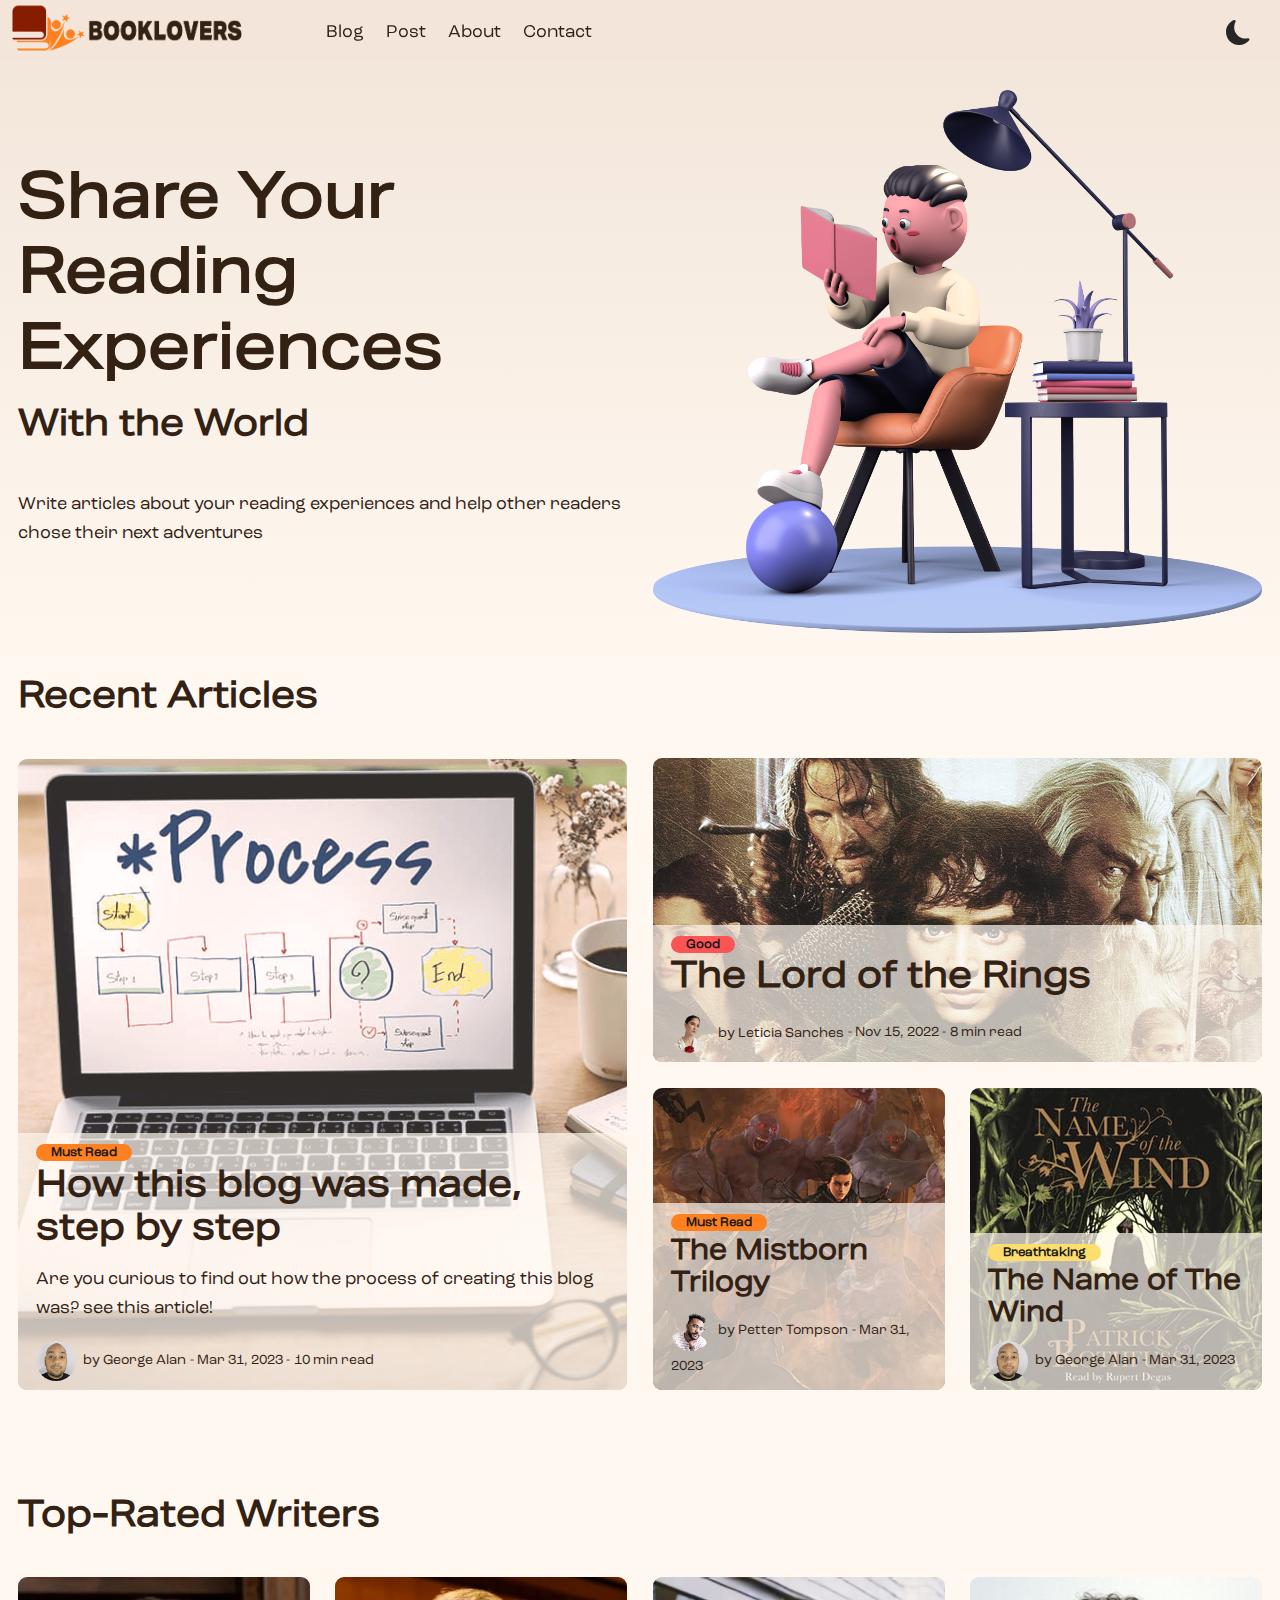
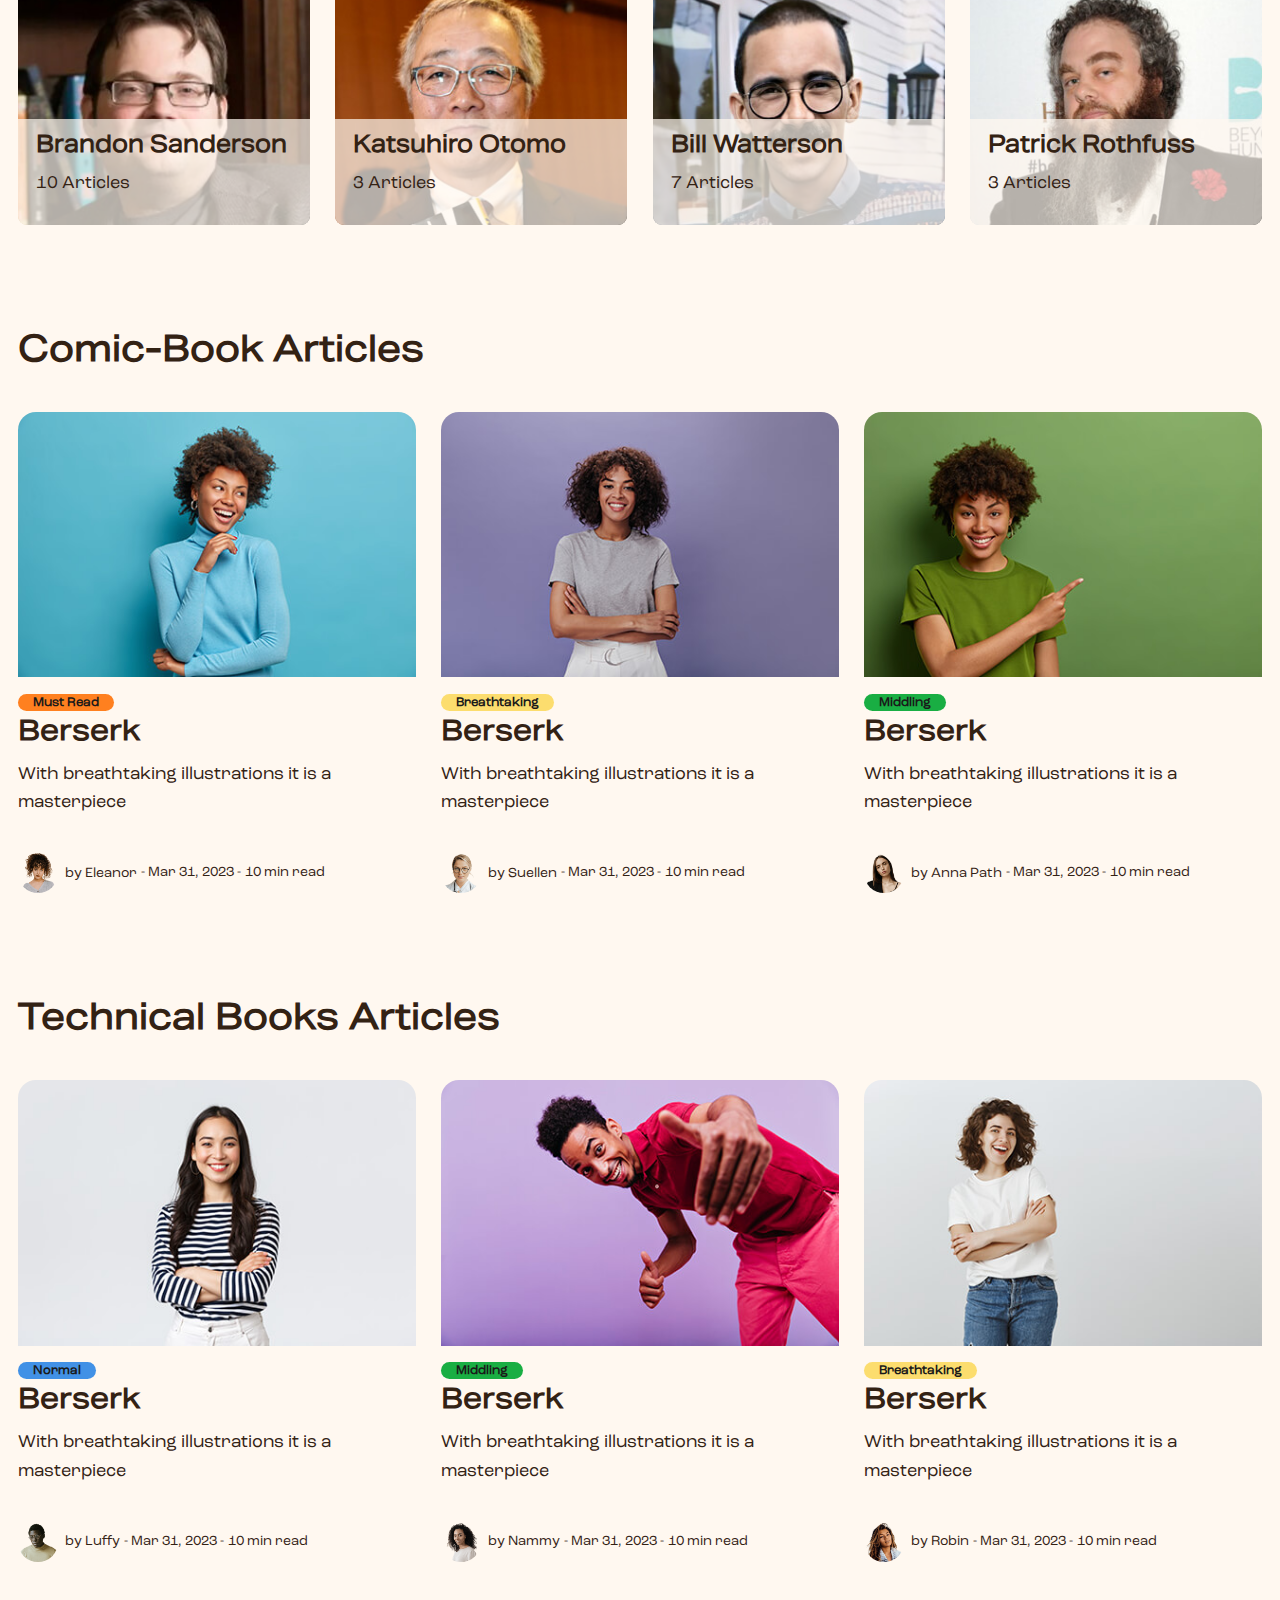
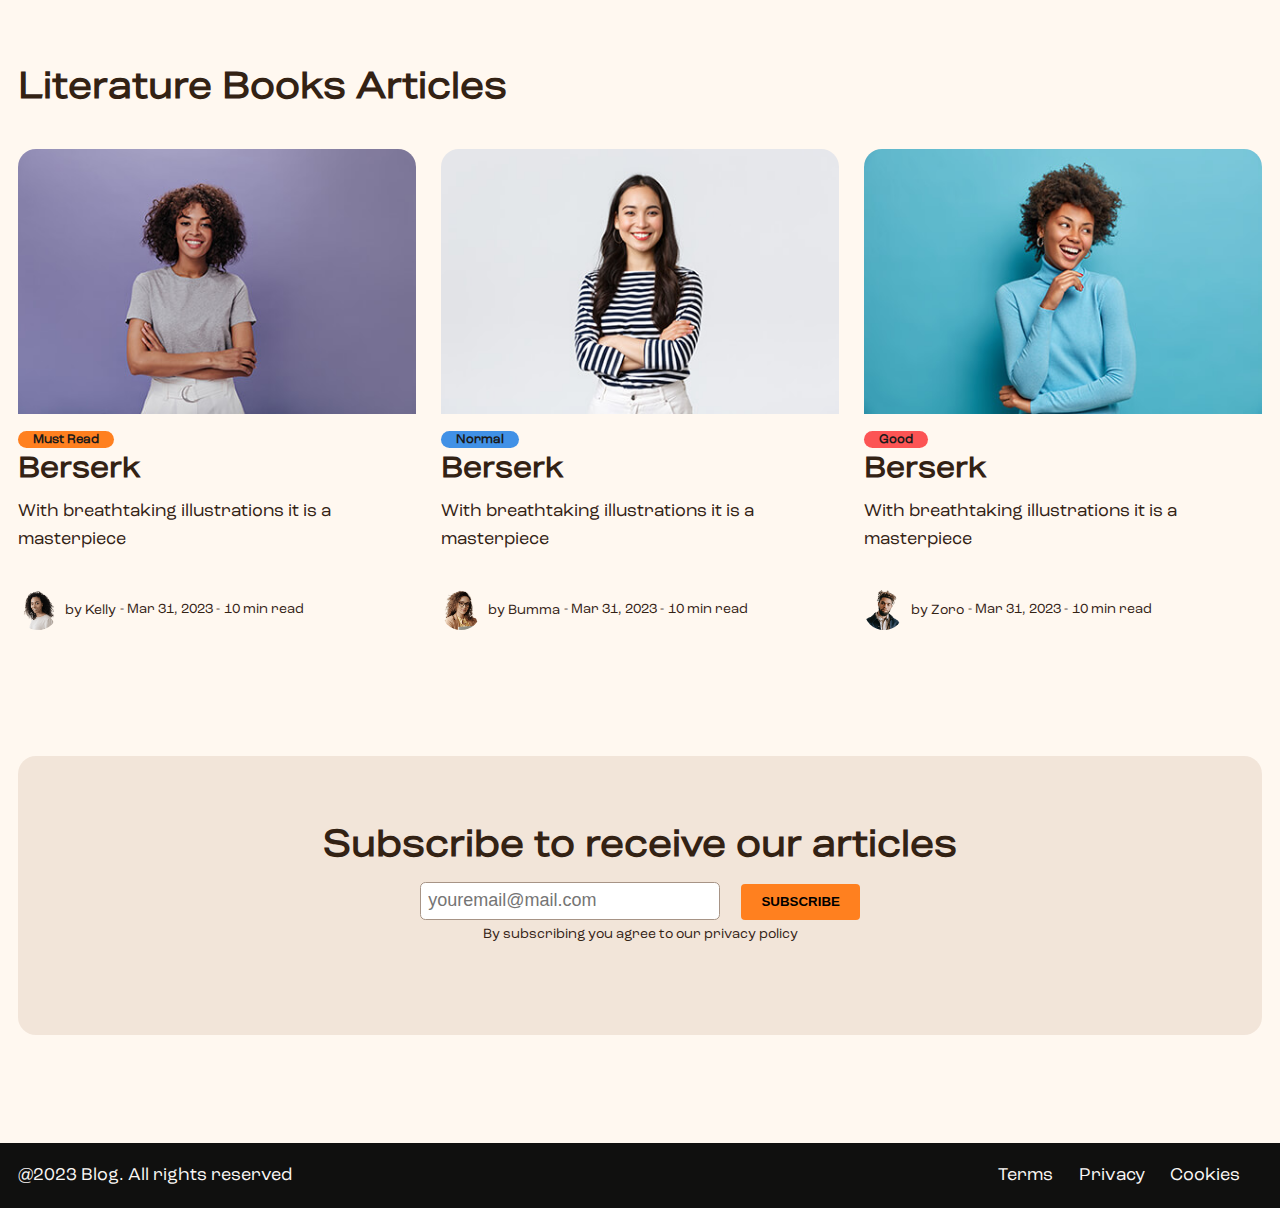
<file: index.html>
<!DOCTYPE html>
<html lang="en">
<head>
    <meta charset="UTF-8">
    <meta http-equiv="X-UA-Compatible" content="IE=edge">
    <meta name="viewport" content="width=device-width, initial-scale=1.0">
    <title>Booklovers Blog</title>
    <link rel="stylesheet" href="styles/main.css">
</head>
<body>    
    <header id="navigation">
        <nav id="navbar" class="content-nav grid">
            <a class="col-lg-span-3 col-md-span-3 col-sm-span-3" href="index.html">
                <picture>
                    <source id="logo-complete" class="logo" srcset="assets/images/logo-complete-black.png" alt="logo booklovers" media="(min-width: 675px)" />
                    <img class="logo" src="assets/images/logo-icon.png" alt="logo booklovers">
                </picture>
            </a>
            <ul class="nav-page-links col-lg-span-8 col-md-span-4">
                <li><a href="index.html">Blog</a></li>
                <li><a href="post.html">Post</a></li>
                <li><a href="#">About</a></li>
                <li><a href="#">Contact</a></li>
            </ul>
            <img id="toggle-theme" class="col-lg-span-1 col-md-span-1" src="assets/icons/moon-fill.svg">
            <img id="toggle-menu" class="col-sm-span-1" src="assets/icons/hamburger.svg">
        </nav>
    </header>

    <!-- ================== MENU MOBILE ================== -->
    <nav class="menu-mobile">
        <a class="link-menu-mobile" href="index.html">Blog</a>
        <a class="link-menu-mobile" href="post.html">Post</a>
        <a class="link-menu-mobile" href="#">About</a>
        <a class="link-menu-mobile" href="#">Contact</a>
        <img id="toggle-theme-mobile" src="assets/icons/moon-fill.svg">
    </nav>
    
    <section id="hero" class="content-hero">
        <div class="grid">
            <div class="text-box col-lg-span-6 col-md-span-4 col-sm-span-4">
                <h1 class="big-title">Share Your Reading Experiences</h1>
                <h2>With the World</h2>
                <p><br>Write articles about your reading experiences and help other readers chose their next adventures</p>
            </div>
            
            <picture class="col-lg-span-6 col-md-span-4 col-sm-span-4">
                <img class="character" src="assets/images/character-reading-book.png" alt="3d character reading a book sitting on a chair with a lamp on the side">
            </picture>
        </div>
    </section>

    <main class="main-content">
        <section id="recent" class="grid">
            <h2 class="col-lg-span-12 col-md-span-8 col-sm-span-4">Recent Articles</h2>

            <div class="recent-lg col-lg-span-6 col-md-span-8 col-sm-span-4">
                <img class="recent-img" src="assets/images/post-covers/cover-recent-first.png" alt="Notebook with a illustration in the screen, about web design process">
                <div class="text-recent-container">
                    <span class="badge badge-must-read">Must Read</span>
                    <a href="post.html"><h2>How this blog was made, step by step</h2></a>
                    <p>Are you curious to find out how the process of creating this blog was? see this article!</p>
                    <ul class="writer-info">
                        <li><img src="assets/images/avatars/Avatar-17.png" class="avatar" alt="avatar"><span>by George Alan</span></li>
                        <li>- Mar 31, 2023 -</li>
                        <li>10 min read</li>
                    </ul>
                </div>
            </div>
            
            <div class="recent-md col-lg-span-6 col-md-span-8 col-sm-span-4">
                <img class="recent-img" src="assets/images/post-covers/lord-of-the-rings.jpg" alt="The lord of the rings poster image">
                <div class="text-recent-container">
                    <span class="badge badge-good">Good</span>
                    <a href="post.html"><h2>The Lord of the Rings</h2></a>
                    <ul class="writer-info">
                        <li><img src="assets/images/avatars/Avatar-01.png" class="avatar" alt="avatar"><span>by Leticia Sanches</span></li>
                        <li>- Nov 15, 2022 -</li>
                        <li>8 min read</li>
                    </ul>
                </div>
            </div>

            <div class="recent-sm col-lg-span-3 col-md-span-4 col-sm-span-4">
                <img class="recent-img" src="assets/images/post-covers/mistborn.jpg" alt="The mistborn image poster, conceptual art drawing illustration of the main character of the series Vin">
                <div class="text-recent-container">
                    <span class="badge badge-must-read">Must Read</span>
                    <a href="post.html"><h2>The Mistborn Trilogy</h2></a>
                    <ul class="writer-info">
                        <li><img src="assets/images/avatars/Avatar-07.png" class="avatar" alt="avatar"><span>by Petter Tompson</span></li>
                        <li>- Mar 31, 2023</li>
                    </ul>
                </div>
            </div>

            <div class="recent-sm col-lg-span-3 col-md-span-4 col-sm-span-4">
                <img class="recent-img" src="assets/images/post-covers/the-name-of-the-wind.jpg" alt="Book cover of the name of the wind by Patrick Rothfuss">
                <div class="text-recent-container">
                    <span class="badge badge-breathtaking">Breathtaking</span>
                    <a href="post.html"><h2>The Name of The Wind</h2></a>
                    <ul class="writer-info">
                        <li><img src="assets/images/avatars/Avatar-17.png" class="avatar" alt="avatar"><span>by George Alan</span></li>
                        <li>- Mar 31, 2023</li>
                    </ul>
                </div>
            </div>    
        </section>

        <section id="top-writers" class="grid">
            <h2 class="col-lg-span-12 col-md-span-8 col-sm-span-4">Top-Rated Writers</h2>

            <div class="top-writers-sm col-lg-span-3 col-md-span-4 col-sm-span-4">
                <img class="top-writers-img" src="assets/images/brandon-sanderson.jpg" alt="Brandon Sanderson photo">
                <div class="text-top-writers">
                    <a href="post.html"><h3>Brandon Sanderson</h3></a>
                    <p>10 Articles</p>
                </div>
            </div>

            <div class="top-writers-sm col-lg-span-3 col-md-span-4 col-sm-span-4">
                <img class="top-writers-img" src="assets/images/katsuhiro-otomo.jpg" alt="Katsuhiro Otomo photo">
                <div class="text-top-writers">
                    <a href="post.html"><h3>Katsuhiro Otomo</h3></a>
                    <p>3 Articles</p>
                </div>
            </div>

            <div class="top-writers-sm col-lg-span-3 col-md-span-4 col-sm-span-4">
                <img class="top-writers-img" src="assets/images/bill-watterson.jpg" alt="Bill Watterson photo">
                <div class="text-top-writers">
                    <a href="post.html"><h3>Bill Watterson</h3></a>
                    <p>7 Articles</p>
                </div>
            </div>

            <div class="top-writers-sm col-lg-span-3 col-md-span-4 col-sm-span-4">
                <img class="top-writers-img" src="assets/images/patrick-rothfuss.jpg" alt="Patrick Rothfuss photo">
                <div class="text-top-writers">
                    <a href="post.html"><h3>Patrick Rothfuss</h3></a>
                    <p>3 Articles</p>
                </div>
            </div>
        </section>

        <section id="comic-book" class="grid">
            <h2 class="col-lg-span-12 col-md-span-8 col-sm-span-4">Comic-Book Articles</h2>
            <div class="box-type-03 col-lg-span-4 col-md-span-8 col-sm-span-4">
                <img class="cover" src="assets/images/post-covers/post-img-02.jpg" alt="Post cover">
                <div class="card-block">
                    <span class="badge badge-must-read">Must Read</span>
                    <a href="post.html"><h3>Berserk</h3></a>
                    <p>With breathtaking illustrations it is a masterpiece</p>
                    <ul class="writer-info">
                        <li><img src="assets/images/avatars/Avatar-15.png" class="avatar" alt="avatar"><span>by Eleanor</span></li>
                        <li>- Mar 31, 2023 -</li>
                        <li>10 min read</li>
                    </ul>
                </div>
            </div>

            <div class="box-type-03 col-lg-span-4 col-md-span-4 col-sm-span-4">
                <img class="cover" src="assets/images/post-covers/post-img-03.jpg" alt="Post cover">
                <div class="card-block">
                    <span class="badge badge-breathtaking">Breathtaking</span>
                    <a href="post.html"><h3>Berserk</h3></a>
                    <p>With breathtaking illustrations it is a masterpiece</p>
                    <ul class="writer-info">
                        <li><img src="assets/images/avatars/Avatar-12.png" class="avatar" alt="avatar"><span>by Suellen</span></li>
                        <li>- Mar 31, 2023 -</li>
                        <li>10 min read</li>
                    </ul>
                </div>
            </div>

            <div class="box-type-03 col-lg-span-4 col-md-span-4 col-sm-span-4">
                <img class="cover" src="assets/images/post-covers/post-img-04.jpg" alt="Post cover">
                <div class="card-block">
                    <span class="badge badge-middling">Middling</span>
                    <a href="post.html"><h3>Berserk</h3></a>
                    <p>With breathtaking illustrations it is a masterpiece</p>
                    <ul class="writer-info">
                        <li><img src="assets/images/avatars/Avatar-06.png" class="avatar" alt="avatar"><span>by Anna Path</span></li>
                        <li>- Mar 31, 2023 -</li>
                        <li>10 min read</li>
                    </ul>
                </div>
            </div>
        </section>

        <section id="technical" class="grid">
            <h2 class="col-lg-span-12 col-md-span-8 col-sm-span-4">Technical Books Articles</h2>
            <div class="box-type-03 col-lg-span-4 col-md-span-8 col-sm-span-4">
                <img class="cover" src="assets/images/post-covers/post-img-07.jpg" alt="Post cover">
                <div class="card-block">
                    <span class="badge badge-normal">Normal</span>
                    <a href="post.html"><h3>Berserk</h3></a>
                    <p>With breathtaking illustrations it is a masterpiece</p>
                    <ul class="writer-info">
                        <li><img src="assets/images/avatars/Avatar-02.png" class="avatar" alt="avatar"><span>by Luffy</span></li>
                        <li>- Mar 31, 2023 -</li>
                        <li>10 min read</li>
                    </ul>
                </div>
            </div>

            <div class="box-type-03 col-lg-span-4 col-md-span-4 col-sm-span-4">
                <img class="cover" src="assets/images/post-covers/post-img-05.jpg" alt="Post cover">
                <div class="card-block">
                    <span class="badge badge-middling">Middling</span>
                    <a href="post.html"><h3>Berserk</h3></a>
                    <p>With breathtaking illustrations it is a masterpiece</p>
                    <ul class="writer-info">
                        <li><img src="assets/images/avatars/Avatar-03.png" class="avatar" alt="avatar"><span>by Nammy</span></li>
                        <li>- Mar 31, 2023 -</li>
                        <li>10 min read</li>
                    </ul>
                </div>
            </div>

            <div class="box-type-03 col-lg-span-4 col-md-span-4 col-sm-span-4">
                <img class="cover" src="assets/images/post-covers/post-img-06.jpg" alt="Post cover">
                <div class="card-block">
                    <span class="badge badge-breathtaking">Breathtaking</span>
                    <a href="post.html"><h3>Berserk</h3></a>
                    <p>With breathtaking illustrations it is a masterpiece</p>
                    <ul class="writer-info">
                        <li><img src="assets/images/avatars/Avatar-04.png" class="avatar" alt="avatar"><span>by Robin</span></li>
                        <li>- Mar 31, 2023 -</li>
                        <li>10 min read</li>
                    </ul>
                </div>
            </div>
        </section>

        <section id="literature" class="grid">
            <h2 class="col-lg-span-12 col-md-span-8 col-sm-span-4">Literature Books Articles</h2>
            <div class="box-type-03 col-lg-span-4 col-md-span-8 col-sm-span-4">
                <img class="cover" src="assets/images/post-covers/post-img-03.jpg" alt="Post cover">
                <div class="card-block">
                    <span class="badge badge-must-read">Must Read</span>
                    <a href="post.html"><h3>Berserk</h3></a>
                    <p>With breathtaking illustrations it is a masterpiece</p>
                    <ul class="writer-info">
                        <li><img src="assets/images/avatars/Avatar-03.png" class="avatar" alt="avatar"><span>by Kelly</span></li>
                        <li>- Mar 31, 2023 -</li>
                        <li>10 min read</li>
                    </ul>
                </div>
            </div>

            <div class="box-type-03 col-lg-span-4 col-md-span-4 col-sm-span-4">
                <img class="cover" src="assets/images/post-covers/post-img-07.jpg" alt="Post cover">
                <div class="card-block">
                    <span class="badge badge-normal">Normal</span>
                    <a href="post.html"><h3>Berserk</h3></a>
                    <p>With breathtaking illustrations it is a masterpiece</p>
                    <ul class="writer-info">
                        <li><img src="assets/images/avatars/Avatar-08.png" class="avatar" alt="avatar"><span>by Bumma</span></li>
                        <li>- Mar 31, 2023 -</li>
                        <li>10 min read</li>
                    </ul>
                </div>
            </div>

            <div class="box-type-03 col-lg-span-4 col-md-span-4 col-sm-span-4">
                <img class="cover" src="assets/images/post-covers/post-img-02.jpg" alt="Post cover">
                <div class="card-block">
                    <span class="badge badge-good">Good</span>
                    <a href="post.html"><h3>Berserk</h3></a>
                    <p>With breathtaking illustrations it is a masterpiece</p>
                    <ul class="writer-info">
                        <li><img src="assets/images/avatars/Avatar-10.png" class="avatar" alt="avatar"><span>by Zoro</span></li>
                        <li>- Mar 31, 2023 -</li>
                        <li>10 min read</li>
                    </ul>
                </div>
            </div>
        </section>

        <section id="subscribe" class="grid">
            <div class="box-subscribe col-lg-span-12 col-md-span-8 col-sm-span-4">
                <div class="subscribe-text-box">
                    <h2>Subscribe to receive our articles</h2>
                    <form>
                        <input type="email" name="email" id="email" placeholder="youremail@mail.com">
                        <input type="button" value="Subscribe" />
                    </form>
                    <p class="small-p">By subscribing you agree to our privacy policy</p>
                </div>
            </div>
        </section>
    </main>

    <nav class="fix-js-error">
        <a href="https://github.com/georgealan" target="_blank"><img id="github-icon" src="assets/icons/github.svg" alt="Github logo icon"></a>
        <a href="https://www.linkedin.com/in/george-alan-fullstack-developer/" target="_blank"><img id="linkedin-icon" src="assets/icons/linkedin.svg" alt="Linkedin logo icon"></a>
        <a href="#"><img id="facebook-icon" src="assets/icons/facebook.svg" alt="Facebook logo icon"></a>
        <a href="#"><img id="twitter-icon" src="assets/icons/twitter.svg" alt="Twitter logo icon"></a>
    </nav>

    <footer id="footer">
        <div class="copyright grid">
            <div class="content-copyright col-lg-span-12">
                <span>@2023 Blog. All rights reserved</span>
                <nav>
                    <a href="#">Terms</a>
                    <a href="#">Privacy</a>
                    <a href="#">Cookies</a>
                </nav>
            </div>
        </div>
    </footer>

    <button id="btn-scroll-top"><img src="assets/icons/arrow-up.svg"></button>

    <script src="scripts/menu-mobile.js"></script>
    <script src="scripts/dark-theme.js"></script>
</body>
</html>
</file>
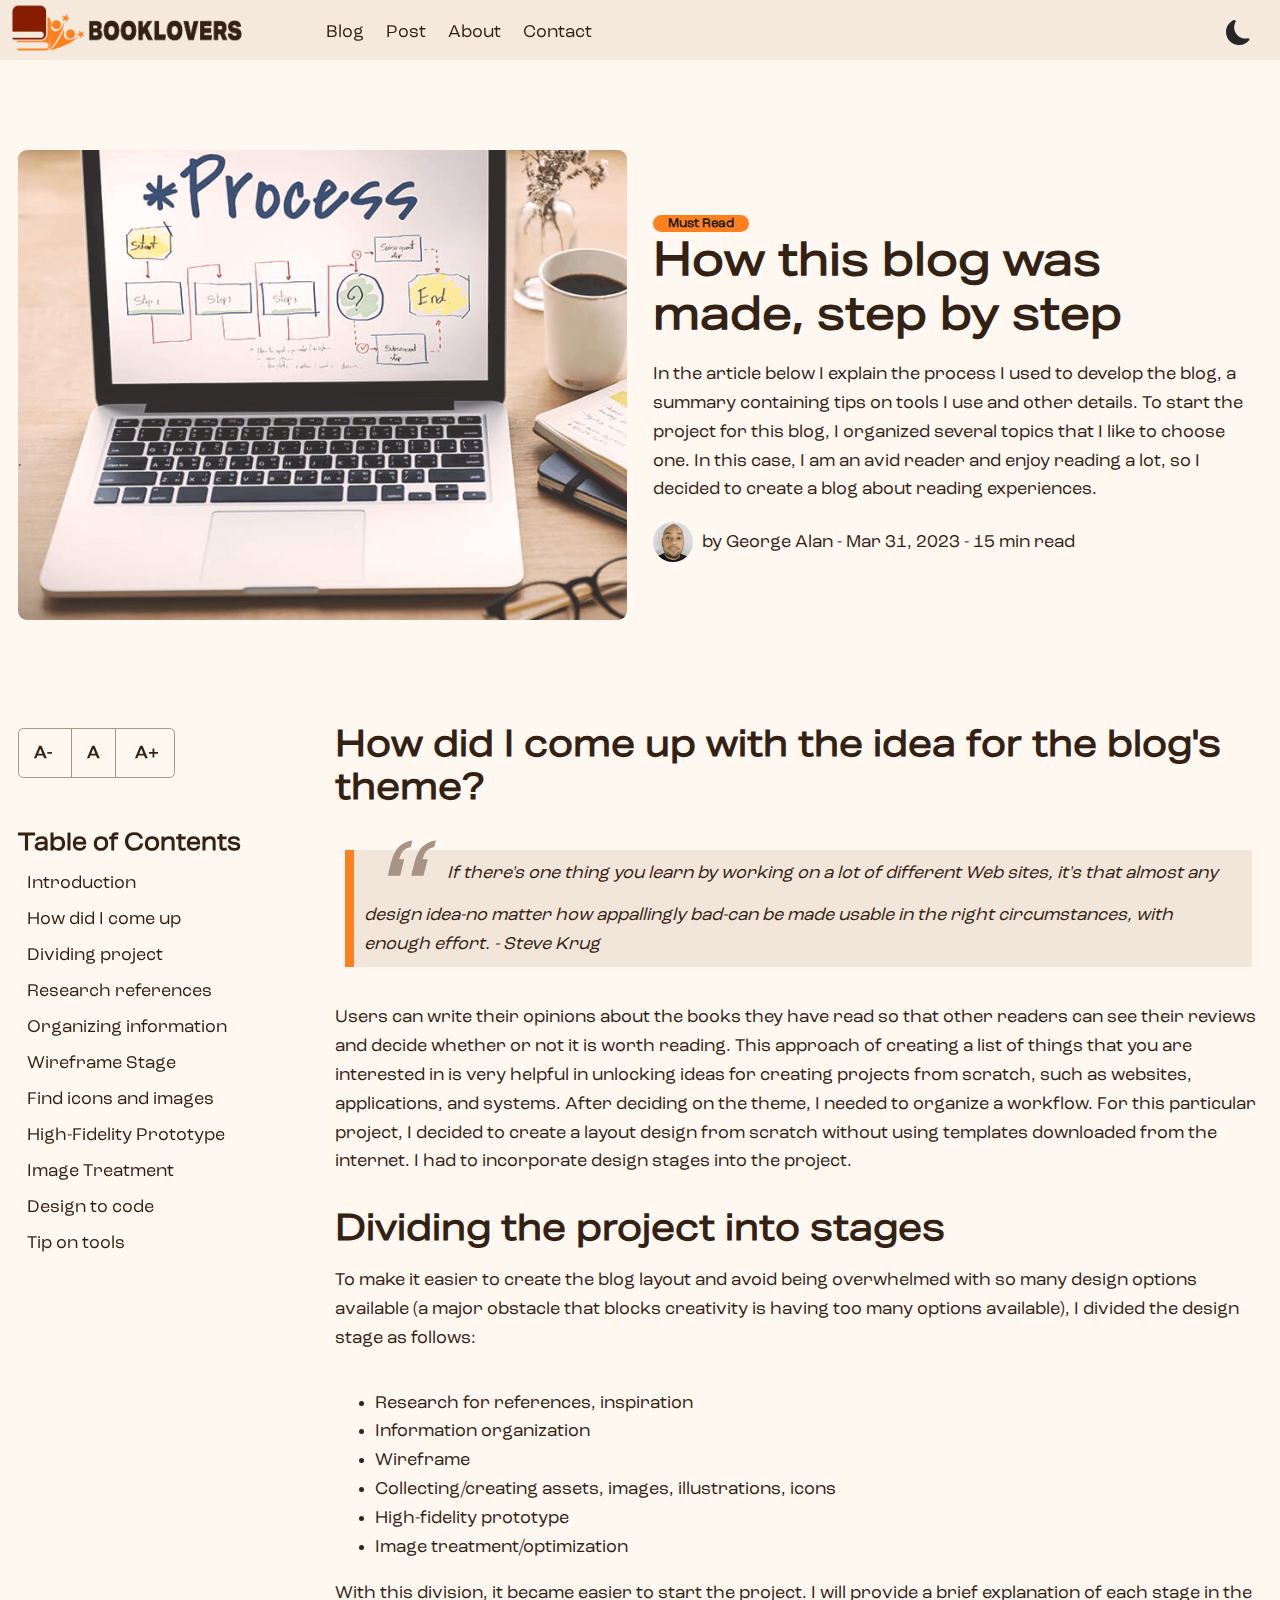
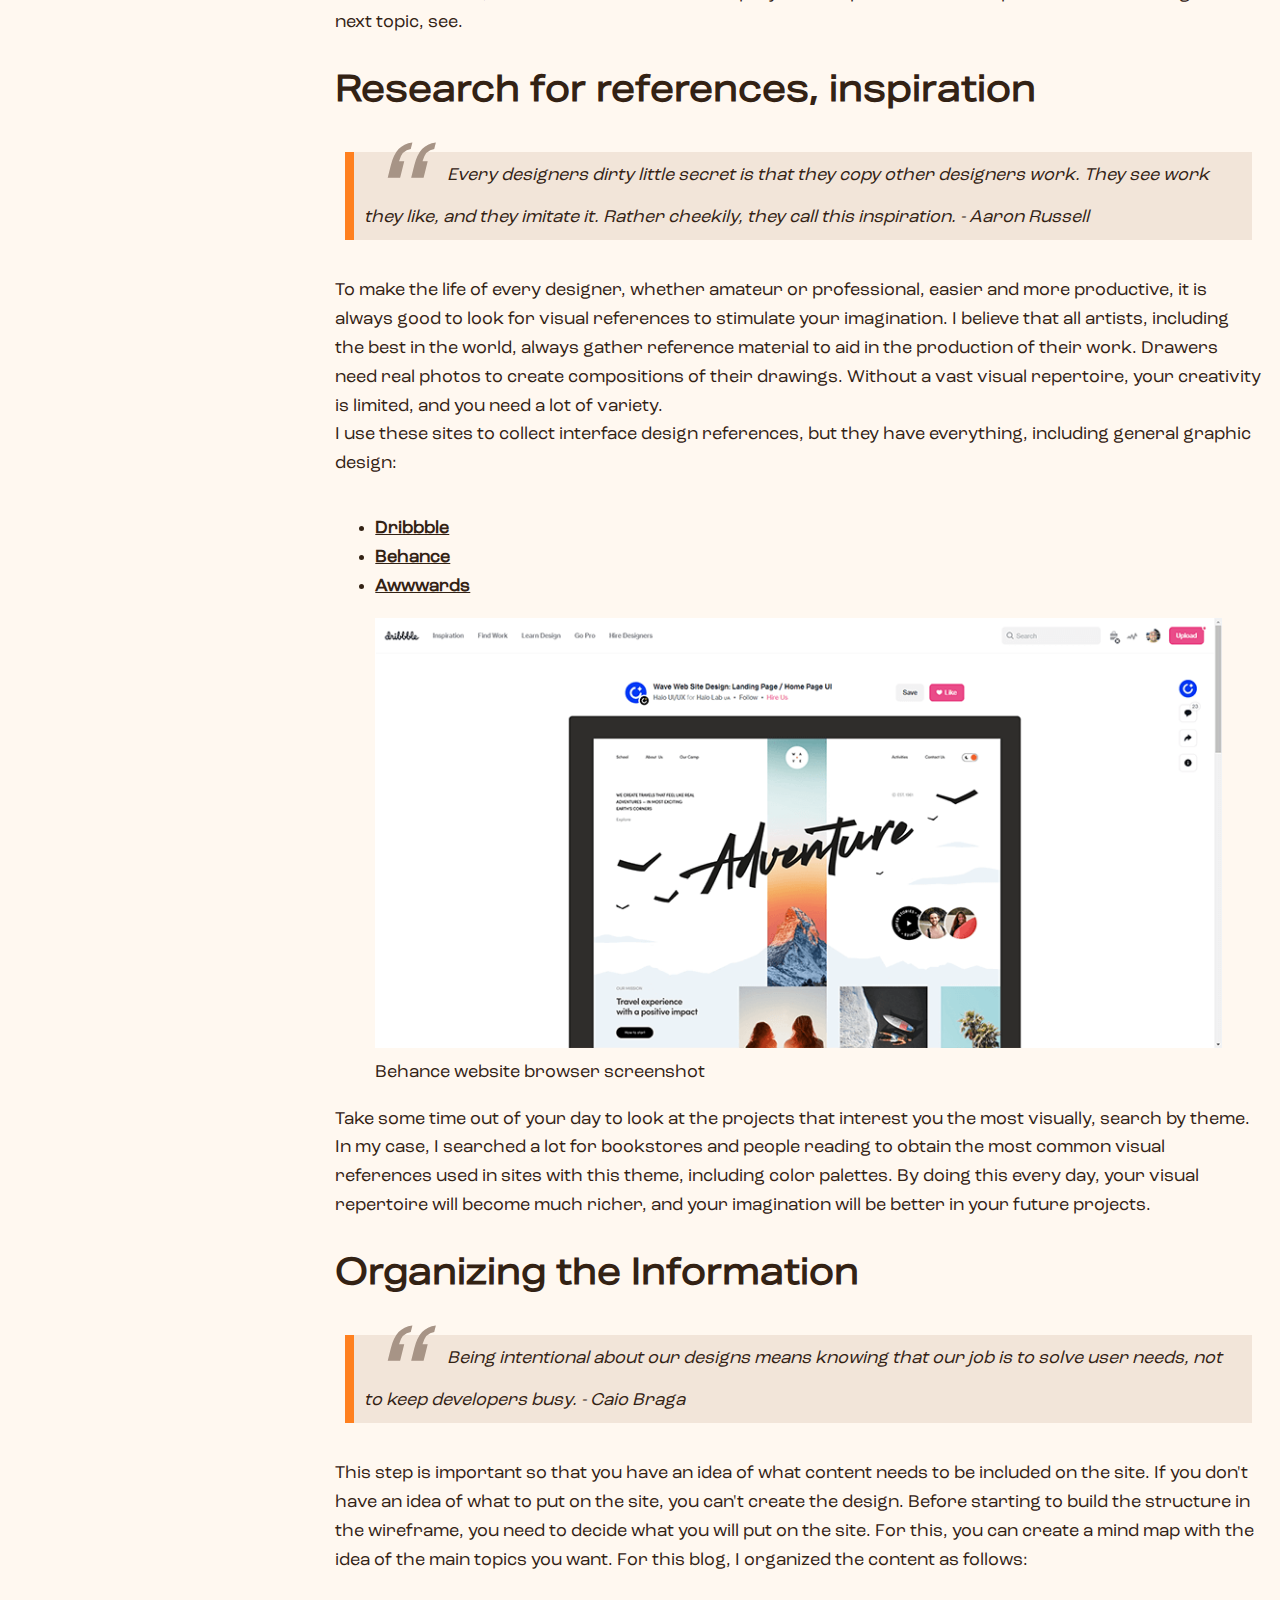
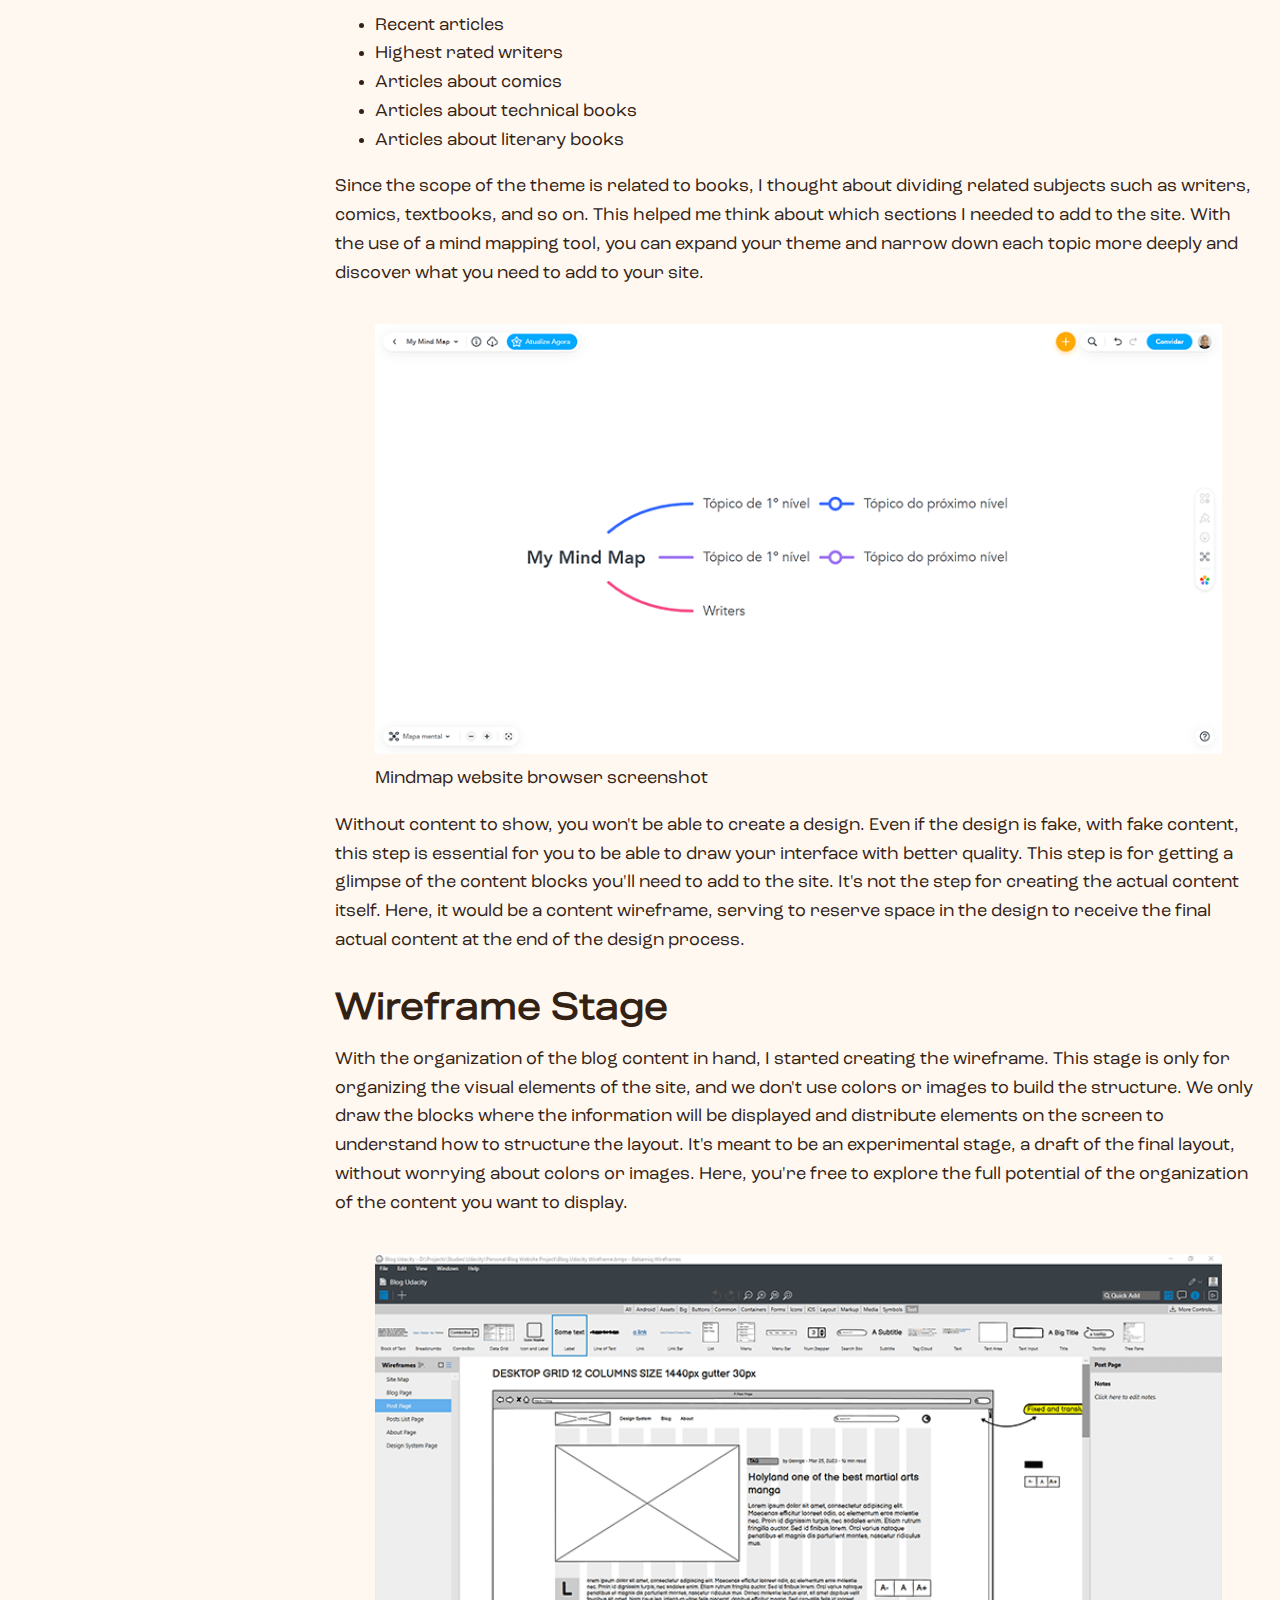
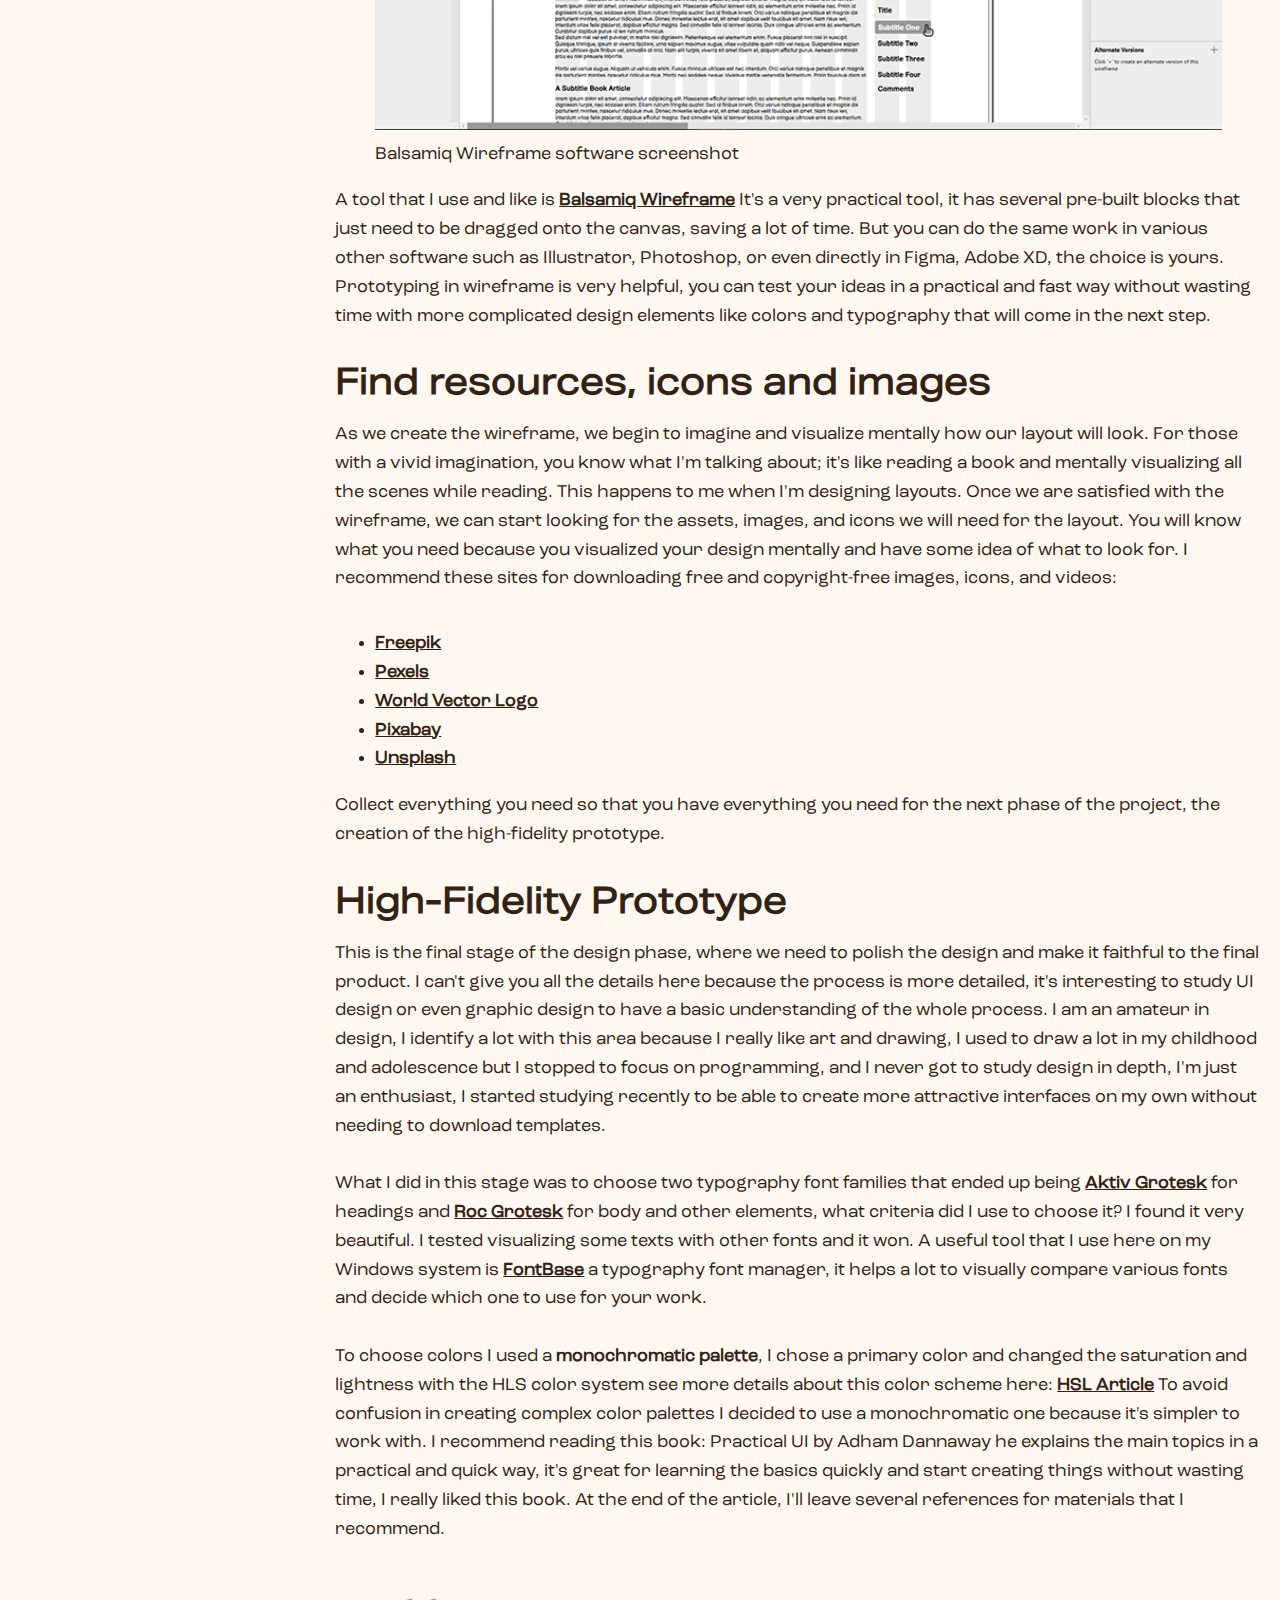
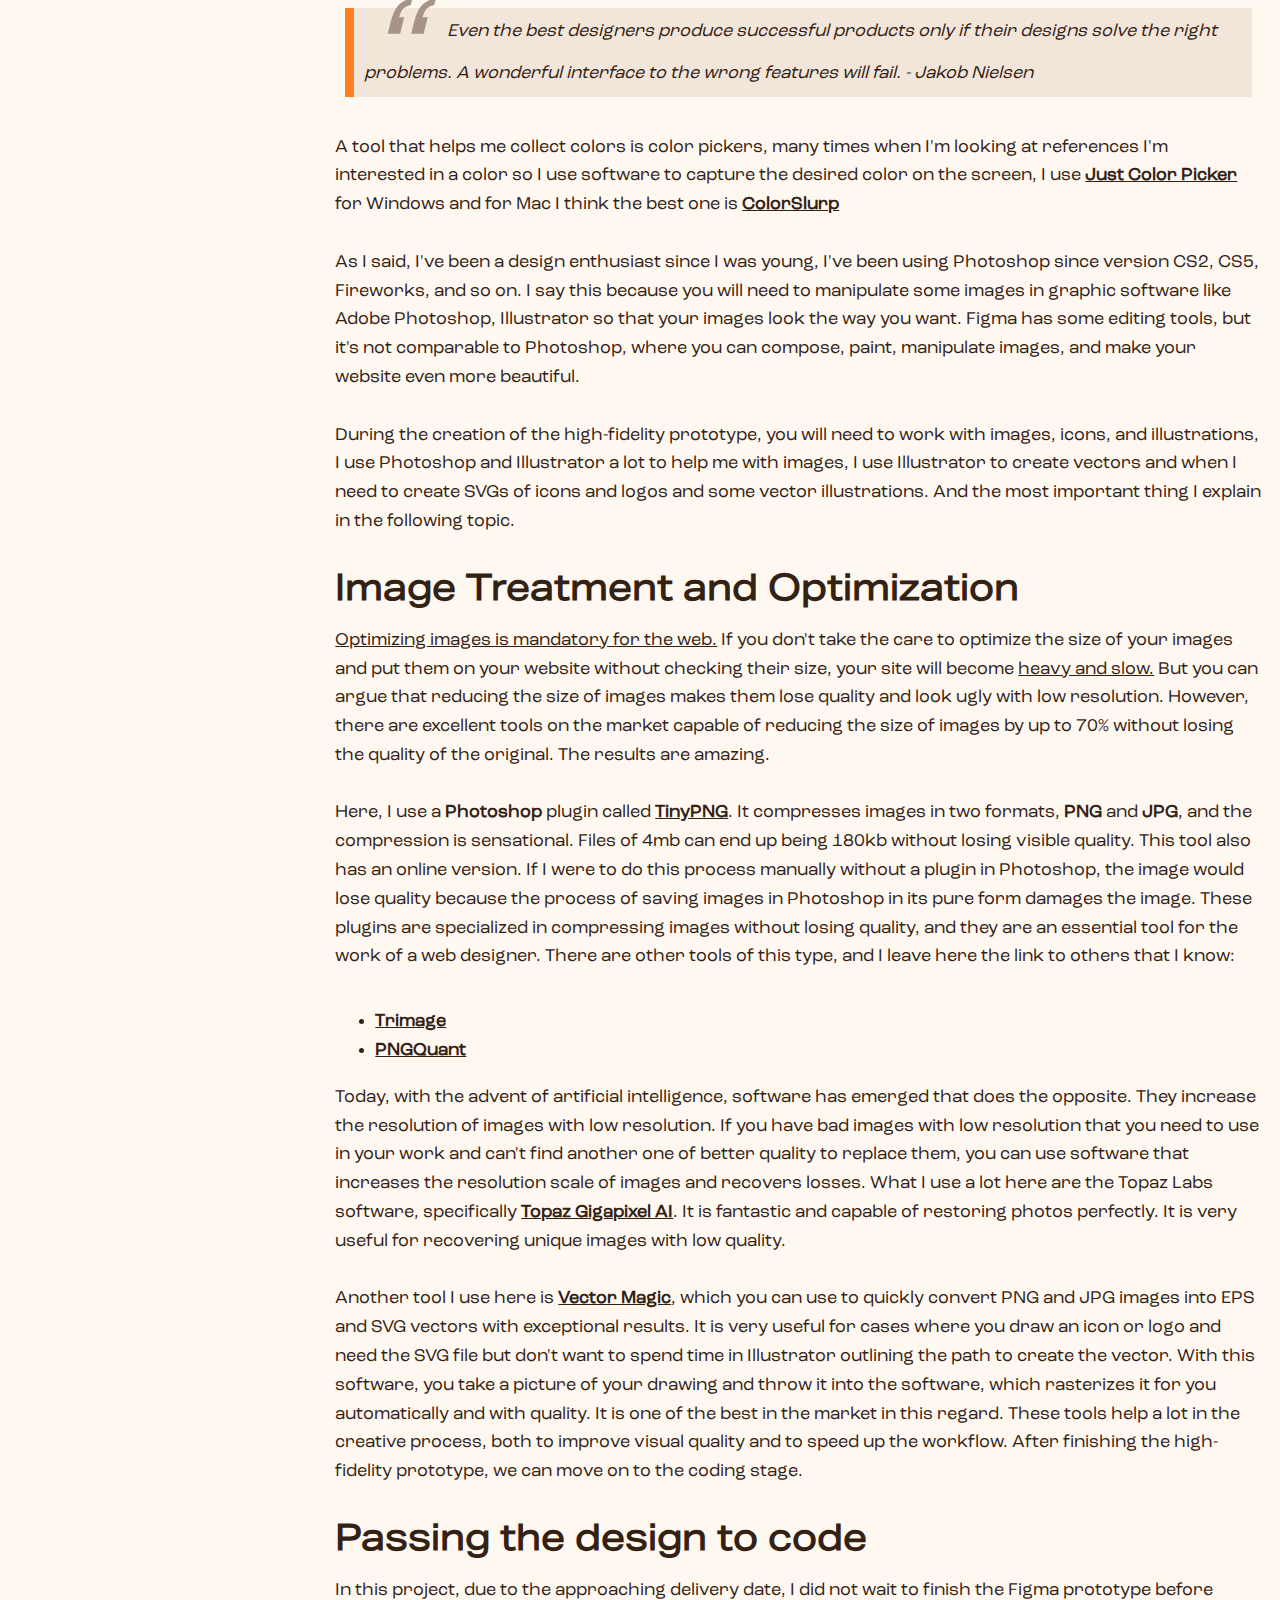
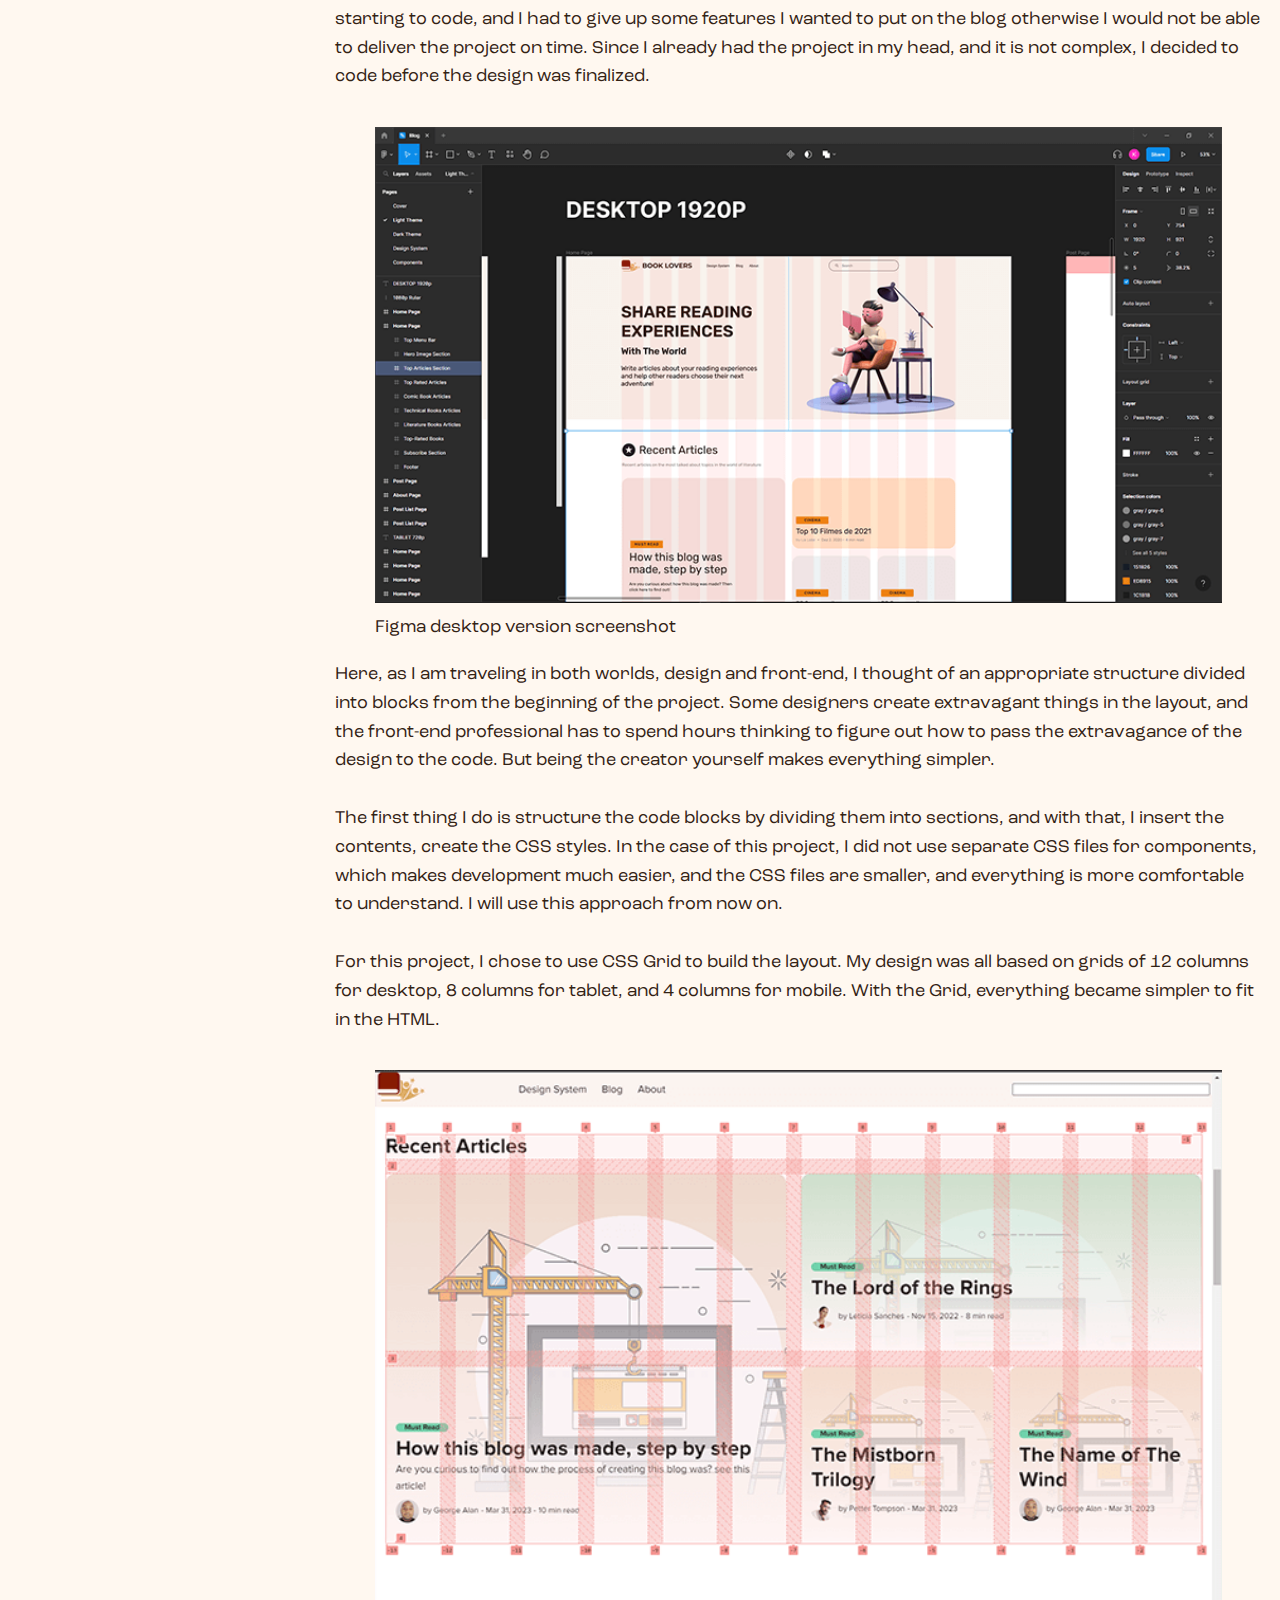
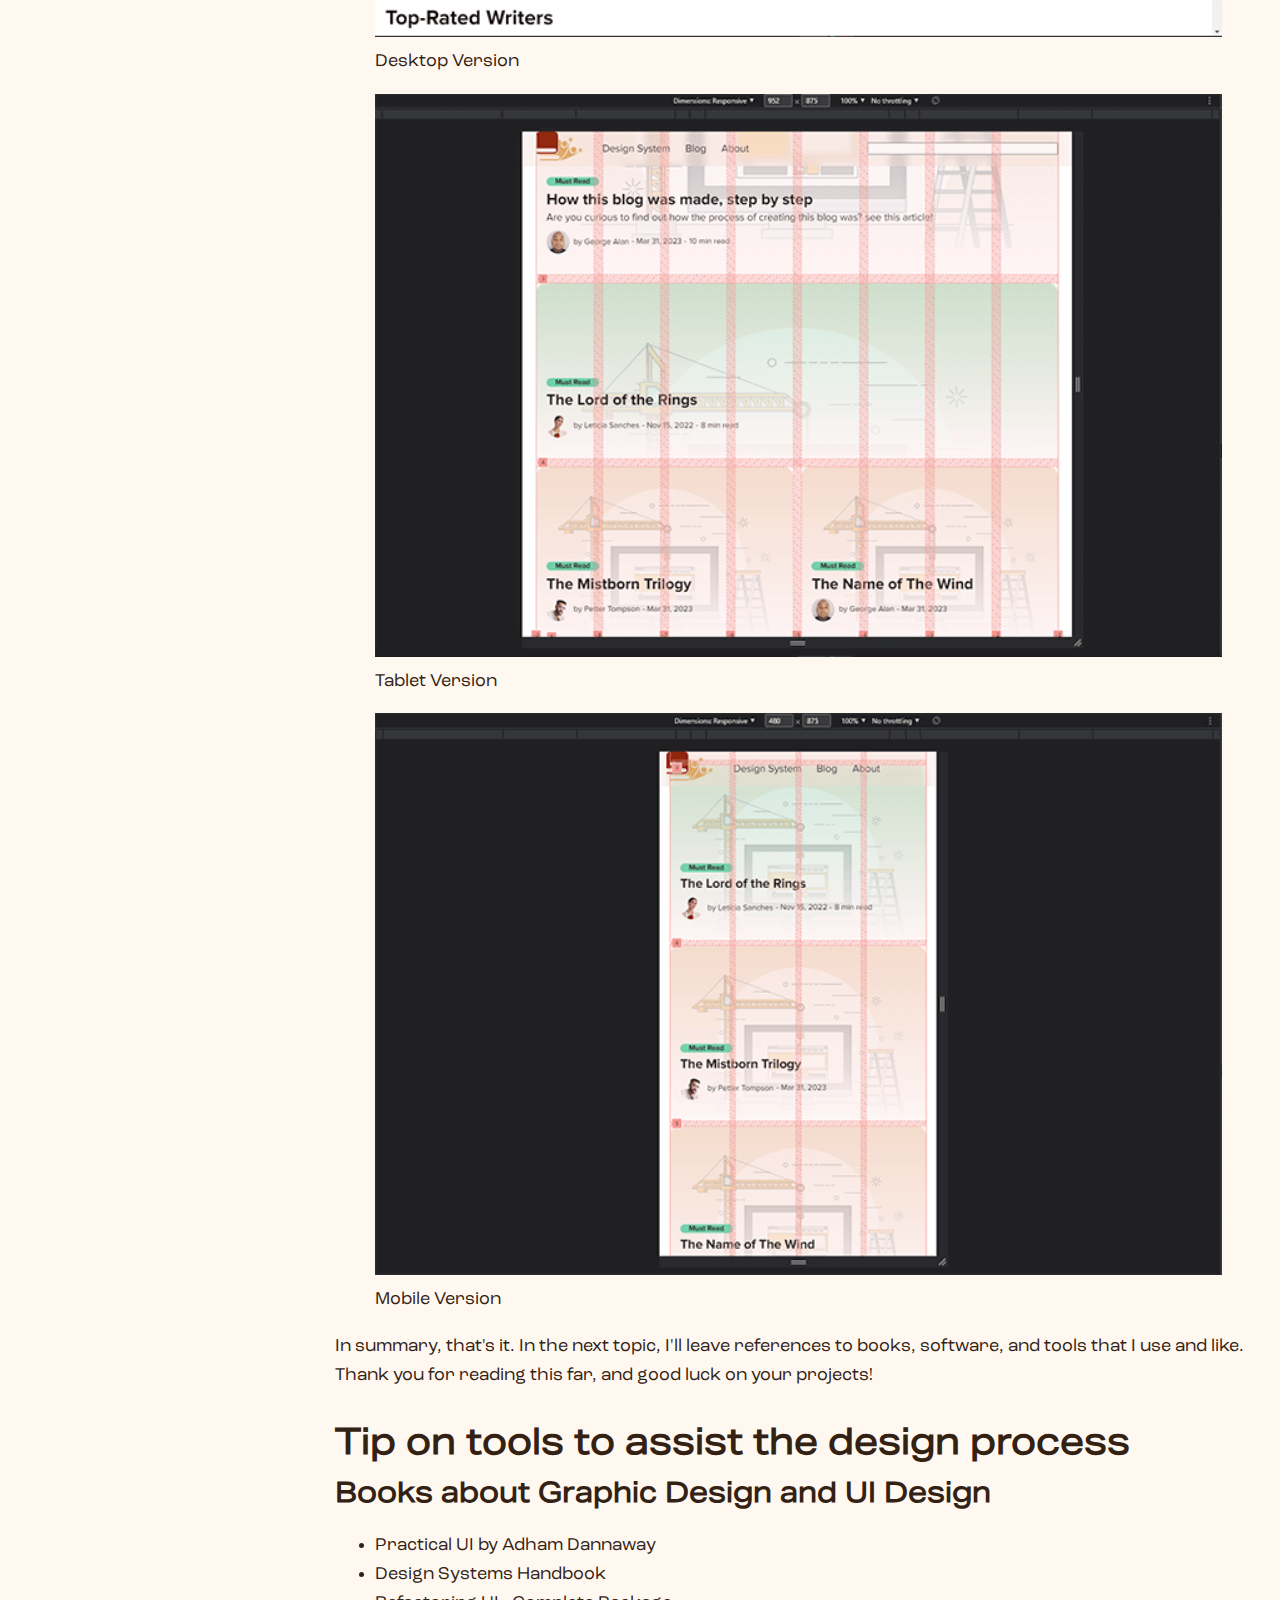
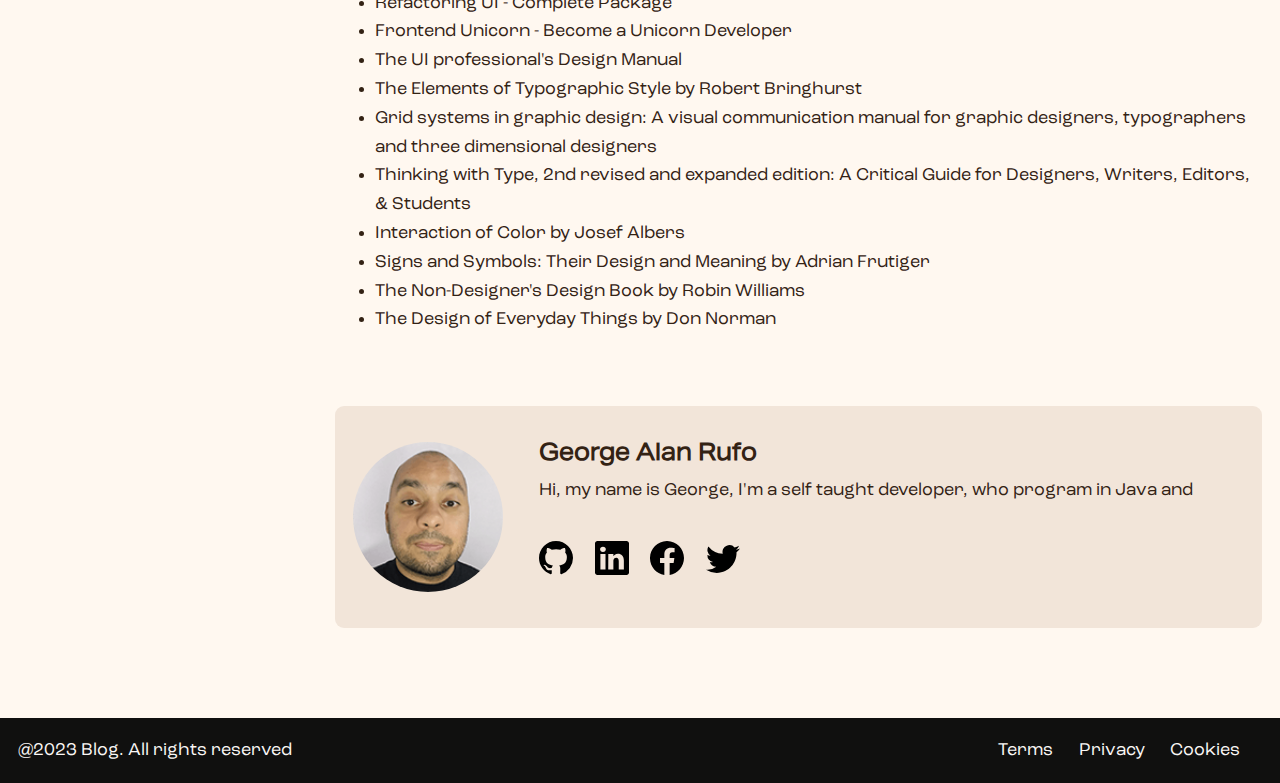
<file: post.html>
<!DOCTYPE html>
<html lang="en">
<head>
    <meta charset="UTF-8">
    <meta http-equiv="X-UA-Compatible" content="IE=edge">
    <meta name="viewport" content="width=device-width, initial-scale=1.0">
    <title>Post</title>
    <link rel="stylesheet" href="styles/main.css">
</head>
<body>
    <header id="navigation">
        <nav id="navbar" class="content-nav grid">
            <a class="col-lg-span-3 col-md-span-3 col-sm-span-3" href="index.html">
                <picture>
                    <source id="logo-complete" class="logo" srcset="assets/images/logo-complete-black.png" alt="logo booklovers" media="(min-width: 675px)" />
                    <img class="logo" src="assets/images/logo-icon.png" alt="logo booklovers">
                </picture>
            </a>
            <ul class="nav-page-links col-lg-span-8 col-md-span-4">
                <li><a href="index.html">Blog</a></li>
                <li><a href="post.html">Post</a></li>
                <li><a href="#">About</a></li>
                <li><a href="#">Contact</a></li>
            </ul>
            <img id="toggle-theme" class="col-lg-span-1 col-md-span-1" src="assets/icons/moon-fill.svg">
            <img id="toggle-menu" class="col-sm-span-1" src="assets/icons/hamburger.svg">
        </nav>
    </header>

    <!-- ================== MENU MOBILE ================== -->
    <div class="menu-mobile-relative">
        <nav class="menu-mobile">
            <a class="link-menu-mobile" href="index.html">Blog</a>
            <a class="link-menu-mobile" href="post.html">Post</a>
            <a class="link-menu-mobile" href="#">About</a>
            <a class="link-menu-mobile" href="#">Contact</a>
            <img id="toggle-theme-mobile" src="assets/icons/moon-fill.svg">
        </nav>
    </div>

    <section id="title-article">
        <div class="content-title grid">
            <img class="img-article-container col-lg-span-6 col-md-span-8 col-sm-span-4" src="assets/images/post-covers/cover-recent-first.png">
            <div class="article-content-text col-lg-span-6 col-md-span-8 col-sm-span-4">
                <span class="badge badge-must-read">Must Read</span>
                <h1 id="title">How this blog was made, step by step</h1>
                <p>
                    In the article below I explain the process I used to develop the blog, a summary containing tips on 
                    tools I use and other details. To start the project for this blog, I organized several topics that I like to choose one. In this case, 
                    I am an avid reader and enjoy reading a lot, so I decided to create a blog about reading experiences.
                </p>
                <span class="writer-info"><img src="assets/images/avatars/Avatar-17.png" class="avatar" alt="avatar">by George Alan - Mar 31, 2023 - 15 min read</span>
            </div>
        </div>
    </section>

    <main class="content-article grid">
        <aside id="aside" class="col-lg-span-3">
            <div class="text-tools">
                <div class="btn-change-font-size">
                    <button id="decrease">A-</button>
                    <button id="reset">A</button>
                    <button id="increase">A+</button>
                </div>
                <nav class="text-anchors">
                    <h4>Table of Contents</h4>
                    <a class="title" href="#title">Introduction</a>
                    <a class="subtitle-1" href="#subtitle-1">How did I come up</a>
                    <a class="subtitle-2" href="#subtitle-2">Dividing project</a>
                    <a class="subtitle-3" href="#subtitle-3">Research references</a>
                    <a class="subtitle-4" href="#subtitle-4">Organizing information</a>
                    <a class="subtitle-5" href="#subtitle-5">Wireframe Stage</a>
                    <a class="subtitle-6" href="#subtitle-6">Find icons and images</a>
                    <a class="subtitle-7" href="#subtitle-7">High-Fidelity Prototype</a>
                    <a class="subtitle-8" href="#subtitle-8">Image Treatment</a>
                    <a class="subtitle-9" href="#subtitle-9">Design to code</a>
                    <a class="subtitle-10" href="#subtitle-10">Tip on tools</a>
                </nav>
            </div>
        </aside>
        
        <article id="article" class="col-lg-span-9 col-md-span-8 col-sm-span-4">
            <h2 id="subtitle-1">How did I come up with the idea for the blog's theme?</h2>
            <blockquote>
                If there's one thing you learn by working on a lot of different Web sites, it's that almost any design 
                idea-no matter how appallingly bad-can be made usable in the right circumstances, with enough effort.
                - Steve Krug
            </blockquote>
            <p>
                Users can write their opinions about the books they have read so that other readers can see their reviews 
                and decide whether or not it is worth reading.
                This approach of creating a list of things that you are interested in is very helpful in unlocking ideas 
                for creating projects from scratch, such as websites, applications, and systems. After deciding on the 
                theme, I needed to organize a workflow. For this particular project, I decided to create a layout design 
                from scratch without using templates downloaded from the internet. I had to incorporate design stages 
                into the project.
            </p>
            <h2 id="subtitle-2">Dividing the project into stages</h2>
            <p>
                To make it easier to create the blog layout and avoid being overwhelmed with so many design options 
                available (a major obstacle that blocks creativity is having too many options available), I divided the 
                design stage as follows:
            </p>
            <ul>
                <li>Research for references, inspiration</li>
                <li>Information organization</li>
                <li>Wireframe</li>
                <li>Collecting/creating assets, images, illustrations, icons</li>
                <li>High-fidelity prototype</li>
                <li>Image treatment/optimization</li>
            </ul>
            <p>
                With this division, it became easier to start the project. I will provide a brief explanation of 
                each stage in the next topic, see.
            </p>
            <h2 id="subtitle-3">Research for references, inspiration</h2>
            <blockquote>
                Every designers dirty little secret is that they copy other designers work. They see work they like, 
                and they imitate it. Rather cheekily, they call this inspiration. - Aaron Russell
            </blockquote>
            <p>
                To make the life of every designer, whether amateur or professional, easier and more productive, it is 
                always good to look for visual references to stimulate your imagination. I believe that all artists, 
                including the best in the world, always gather reference material to aid in the production of their work. 
                Drawers need real photos to create compositions of their drawings. Without a vast visual repertoire, your 
                creativity is limited, and you need a lot of variety.
                <br>
                I use these sites to collect interface design references, but they have everything, including general 
                graphic design:
            </p>
            <ul>
                <li><a href="https://dribbble.com/" target="_blank"><b>Dribbble</b></a></li>
                <li><a href="https://www.behance.net/" target="_blank"><b>Behance</b></a></li>
                <li><a href="https://www.awwwards.com/" target="_blank"><b>Awwwards</b></a></li>
            </ul>
            <figure>
                <img src="assets/images/img-article-01.png" alt="Behance website screenshot">
                <figcaption>Behance website browser screenshot</figcaption>
            </figure>
            <p>
                Take some time out of your day to look at the projects that interest you the most visually, search by theme. 
                In my case, I searched a lot for bookstores and people reading to obtain the most common visual references 
                used in sites with this theme, including color palettes. By doing this every day, your visual repertoire 
                will become much richer, and your imagination will be better in your future projects.
            </p>
            <h2 id="subtitle-4">Organizing the Information</h2>
            <blockquote>
                Being intentional about our designs means knowing that our job is to solve user needs, not to keep developers busy.
                - Caio Braga
            </blockquote>
            <p>
                This step is important so that you have an idea of what content needs to be included on the site. If you 
                don't have an idea of what to put on the site, you can't create the design. Before starting to build the 
                structure in the wireframe, you need to decide what you will put on the site. For this, you can create a 
                mind map with the idea of the main topics you want. For this blog, I organized the content as follows:
            </p>
            <ul>
                <li>Recent articles</li>
                <li>Highest rated writers</li>
                <li>Articles about comics</li>
                <li>Articles about technical books</li>
                <li>Articles about literary books</li>
            </ul>
            <p>
                Since the scope of the theme is related to books, I thought about dividing related subjects such as writers, 
                comics, textbooks, and so on. This helped me think about which sections I needed to add to the site. With 
                the use of a mind mapping tool, you can expand your theme and narrow down each topic more deeply and 
                discover what you need to add to your site.
            </p>
            <figure>
                <img src="assets/images/img-article-02.png" alt="Mindmap browser screenshot">
                <figcaption>Mindmap website browser screenshot</figcaption>
            </figure>
            <p>
                Without content to show, you won't be able to create a design. Even if the design is fake, with fake 
                content, this step is essential for you to be able to draw your interface with better quality. This 
                step is for getting a glimpse of the content blocks you'll need to add to the site. It's not the step 
                for creating the actual content itself. Here, it would be a content wireframe, serving to reserve space 
                in the design to receive the final actual content at the end of the design process.
            </p>
            <h2 id="subtitle-5">Wireframe Stage</h2>
            <p>
                With the organization of the blog content in hand, I started creating the wireframe. This stage is only 
                for organizing the visual elements of the site, and we don't use colors or images to build the structure. 
                We only draw the blocks where the information will be displayed and distribute elements on the screen to 
                understand how to structure the layout.
                It's meant to be an experimental stage, a draft of the final layout, without worrying about colors or 
                images. Here, you're free to explore the full potential of the organization of the content you 
                want to display.
            </p>
            <figure>
                <img src="assets/images/img-article-03.png" alt="Balsamiq Wireframe software screenshot">
                <figcaption>Balsamiq Wireframe software screenshot</figcaption>
            </figure>
            <p>
                A tool that I use and like is <a href="https://balsamiq.com/wireframes/" target="_blank"><b>Balsamiq Wireframe</b></a> It's a 
                very practical tool, it has several pre-built blocks that just need to be dragged onto the canvas, saving 
                a lot of time. But you can do the same work in various other software such as Illustrator, Photoshop, 
                or even directly in Figma, Adobe XD, the choice is yours.
                Prototyping in wireframe is very helpful, you can test your ideas in a practical and fast way without 
                wasting time with more complicated design elements like colors and typography that will come in the next step.
            </p>
            <h2 id="subtitle-6">Find resources, icons and images</h2>
            <p>
                As we create the wireframe, we begin to imagine and visualize mentally how our layout will look. For those 
                with a vivid imagination, you know what I'm talking about; it's like reading a book and mentally visualizing 
                all the scenes while reading. This happens to me when I'm designing layouts.
                Once we are satisfied with the wireframe, we can start looking for the assets, images, and icons we will 
                need for the layout. You will know what you need because you visualized your design mentally and have 
                some idea of what to look for. I recommend these sites for downloading free and copyright-free images, 
                icons, and videos: 
            </p>
            <ul>
                <li><a href="https://www.freepik.com/" target="_blank"><b>Freepik</b></a></li>
                <li><a href="https://www.pexels.com/" target="_blank"><b>Pexels</b></a></li>
                <li><a href="https://worldvectorlogo.com/" target="_blank"><b>World Vector Logo</b></a></li>
                <li><a href="https://pixabay.com/" target="_blank"><b>Pixabay</b></a></li>
                <li><a href="https://unsplash.com/" target="_blank"><b>Unsplash</b></a></li>
            </ul>
            <p>
                Collect everything you need so that you have everything you need for the next phase of the project, the 
                creation of the high-fidelity prototype.
            </p>
            <h2 id="subtitle-7">High-Fidelity Prototype</h2>
            <p>
                This is the final stage of the design phase, where we need to polish the design and make it faithful to 
                the final product. I can't give you all the details here because the process is more detailed, it's 
                interesting to study UI design or even graphic design to have a basic understanding of the whole process. 
                I am an amateur in design, I identify a lot with this area because I really like art and drawing, I 
                used to draw a lot in my childhood and adolescence but I stopped to focus on programming, and I never 
                got to study design in depth, I'm just an enthusiast, I started studying recently to be able to create 
                more attractive interfaces on my own without needing to download templates.
                <br><br>
                What I did in this stage was to choose two typography font families that ended up being 
                <a href="https://fonts.adobe.com/fonts/aktiv-grotesk" target="_blank"><b>Aktiv Grotesk</b></a> for headings and 
                <a href="https://fonts.adobe.com/fonts/roc-grotesk" target="_blank"><b>Roc Grotesk</b></a> for body and other elements, 
                what criteria did I use to choose it? I found it very beautiful. I tested visualizing some texts with other fonts and it won. A useful tool 
                that I use here on my Windows system is <a href="https://fontba.se/" target="_blank"><b>FontBase</b></a> a typography font manager, 
                it helps a lot to visually compare various fonts and decide which one to use for your work.
                <br><br>
                To choose colors I used a <b>monochromatic palette</b>, I chose a primary color and changed the saturation and 
                lightness with the HLS color system see more details about this color scheme here: 
                <a href="https://developer.mozilla.org/en-US/docs/Web/CSS/color_value/hsl" target="_blank"><b>HSL Article</b></a> To avoid 
                confusion in creating complex color palettes I decided to use a monochromatic one because it's simpler 
                to work with. I recommend reading this book: Practical UI by Adham Dannaway he explains the main topics 
                in a practical and quick way, it's great for learning the basics quickly and start creating things without 
                wasting time, I really liked this book. At the end of the article, I'll leave several references for 
                materials that I recommend.
                <br><br>
                <blockquote>
                    Even the best designers produce successful products only if their designs solve the right problems. 
                    A wonderful interface to the wrong features will fail. - Jakob Nielsen
                </blockquote>
                A tool that helps me collect colors is color pickers, many times when I'm looking at references I'm 
                interested in a color so I use software to capture the desired color on the screen, I use 
                <a href="https://annystudio.com/software/colorpicker/" target="_blank"><b>Just Color Picker</b></a> for Windows and for Mac 
                I think the best one is <a href="https://colorslurp.com/" target="_blank"><b>ColorSlurp</b></a>
                <br><br>
                As I said, I've been a design enthusiast since I was young, I've been using Photoshop since version CS2, 
                CS5, Fireworks, and so on. I say this because you will need to manipulate some images in graphic software 
                like Adobe Photoshop, Illustrator so that your images look the way you want. Figma has some editing tools, 
                but it's not comparable to Photoshop, where you can compose, paint, manipulate images, and make your website 
                even more beautiful.
                <br><br>
                During the creation of the high-fidelity prototype, you will need to work with images, icons, and illustrations, 
                I use Photoshop and Illustrator a lot to help me with images, I use Illustrator to create vectors and when 
                I need to create SVGs of icons and logos and some vector illustrations. And the most important thing I 
                explain in the following topic.
            </p>
            <h2 id="subtitle-8">Image Treatment and Optimization</h2>
            <p>
                <u>Optimizing images is mandatory for the web.</u> If you don't take the care to optimize the size of your 
                images and put them on your website without checking their size, your site will become <u>heavy and slow.</u> 
                But you can argue that reducing the size of images makes them lose quality and look ugly with low resolution. 
                However, there are excellent tools on the market capable of reducing the size of images by up to 70% without 
                losing the quality of the original. The results are amazing.
                <br><br>
                Here, I use a <b>Photoshop</b> plugin called <a href="https://tinypng.com/" target="_blank"><b>TinyPNG</b></a>. It compresses images in 
                two formats, <b>PNG</b> and <b>JPG</b>, and the compression is sensational. Files of 4mb can end up being 180kb without 
                losing visible quality. This tool also has an online version. If I were to do this process manually 
                without a plugin in Photoshop, the image would lose quality because the process of saving images in 
                Photoshop in its pure form damages the image. These plugins are specialized in compressing images without 
                losing quality, and they are an essential tool for the work of a web designer. There are other tools of 
                this type, and I leave here the link to others that I know:
            </p>
            <ul>
                <li><a href="https://trimage.org/" target="_blank"><b>Trimage</b></a></li>
                <li><a href="https://pngquant.org/" target="_blank"><b>PNGQuant</b></a></li>
            </ul>
            <p>
                Today, with the advent of artificial intelligence, software has emerged that does the opposite. They 
                increase the resolution of images with low resolution. If you have bad images with low resolution that 
                you need to use in your work and can't find another one of better quality to replace them, you can use 
                software that increases the resolution scale of images and recovers losses. What I use a lot here are the 
                Topaz Labs software, specifically <a href="https://www.topazlabs.com/gigapixel-ai" target="_blank"><b>Topaz Gigapixel AI</b></a>. 
                It is fantastic and capable of restoring photos perfectly. It is very useful for recovering unique images 
                with low quality.
                <br><br>
                Another tool I use here is <a href="https://pt.vectormagic.com/" target="_blank"><b>Vector Magic</b></a>, which you can use to 
                quickly convert PNG and JPG images into EPS and SVG vectors with exceptional results. It is very useful 
                for cases where you draw an icon or logo and need the SVG file but don't want to spend time in Illustrator 
                outlining the path to create the vector. With this software, you take a picture of your drawing and throw 
                it into the software, which rasterizes it for you automatically and with quality. It is one of the best 
                in the market in this regard. These tools help a lot in the creative process, both to improve visual 
                quality and to speed up the workflow. After finishing the high-fidelity prototype, we can move on to the 
                coding stage.
            </p>
            <h2 id="subtitle-9">Passing the design to code</h2>
            <p>
                In this project, due to the approaching delivery date, I did not wait to finish the Figma prototype before 
                starting to code, and I had to give up some features I wanted to put on the blog otherwise I would not be 
                able to deliver the project on time. Since I already had the project in my head, and it is not complex, 
                I decided to code before the design was finalized.
            </p>
            <figure>
                <img src="assets/images/img-article-04.png" alt="Figma desktop version screenshot">
                <figcaption>Figma desktop version screenshot</figcaption>
            </figure>
            <p>
                Here, as I am traveling in both worlds, design and front-end, I thought of an appropriate structure divided 
                into blocks from the beginning of the project. Some designers create extravagant things in the layout, and 
                the front-end professional has to spend hours thinking to figure out how to pass the extravagance of the 
                design to the code. But being the creator yourself makes everything simpler.
                <br><br>
                The first thing I do is structure the code blocks by dividing them into sections, and with that, I insert 
                the contents, create the CSS styles. In the case of this project, I did not use separate CSS files for 
                components, which makes development much easier, and the CSS files are smaller, and everything is more 
                comfortable to understand. I will use this approach from now on.
                <br><br>
                For this project, I chose to use CSS Grid to build the layout. My design was all based on grids of 12 
                columns for desktop, 8 columns for tablet, and 4 columns for mobile. With the Grid, everything became 
                simpler to fit in the HTML.
            </p>
            <figure>
                <img src="assets/images/img-article-05.png" alt="Browser developer tools screenshot">
                <figcaption>Desktop Version</figcaption>
            </figure>

            <figure>
                <img src="assets/images/img-article-06.png" alt="Browser developer tools screenshot">
                <figcaption>Tablet Version</figcaption>
            </figure>

            <figure>
                <img src="assets/images/img-article-07.png" alt="Browser developer tools screenshot">
                <figcaption>Mobile Version</figcaption>
            </figure>

            <p>
                In summary, that's it. In the next topic, I'll leave references to books, software, and tools that I use 
                and like. Thank you for reading this far, and good luck on your projects!
            </p>
            <h2 id="subtitle-10">Tip on tools to assist the design process</h2>
            <h3>Books about Graphic Design and UI Design</h3>
            <ul class="reference-list">
                <li>Practical UI by Adham Dannaway</li>
                <li>Design Systems Handbook</li>
                <li>Refactoring UI - Complete Package</li>
                <li>Frontend Unicorn - Become a Unicorn Developer</li>
                <li>The UI professional's Design Manual</li>
                <li>The Elements of Typographic Style by Robert Bringhurst</li>
                <li>Grid systems in graphic design: A visual communication manual for graphic designers, typographers and 
                    three dimensional designers</li>
                <li>Thinking with Type, 2nd revised and expanded edition: A Critical Guide for Designers, Writers, 
                    Editors, & Students</li>
                <li>Interaction of Color by Josef Albers</li>
                <li>Signs and Symbols: Their Design and Meaning by Adrian Frutiger</li>
                <li>The Non-Designer's Design Book by Robin Williams</li>
                <li>The Design of Everyday Things by Don Norman</li>
            </ul>

            <section id="author-box">
                <img class="author-photo" src="assets/images/avatars/Avatar-17.png" alt="George Alan face image">
                <div class="author-text-wraper">
                    <h4>George Alan Rufo</h4>
                    <p>
                        Hi, my name is George, I'm a self taught developer, who program in Java and 
                    </p>
                    <nav class="author-social-icons">
                        <a href="https://github.com/georgealan" target="_blank"><img id="github-icon" src="assets/icons/github.svg" alt="Github logo icon"></a>
                        <a href="https://www.linkedin.com/in/george-alan-fullstack-developer/" target="_blank"><img id="linkedin-icon" src="assets/icons/linkedin.svg" alt="Linkedin logo icon"></a>
                        <a href="#"><img id="facebook-icon" src="assets/icons/facebook.svg" alt="Facebook logo icon"></a>
                        <a href="#"><img id="twitter-icon" src="assets/icons/twitter.svg" alt="Twitter logo icon"></a>
                    </nav>
                </div>
            </section>
        </article>
    </main>

    <footer id="footer">
        <div class="grid">
            <div class="content-copyright col-lg-span-12">
                <span>@2023 Blog. All rights reserved</span>
                <nav>
                    <a href="#">Terms</a>
                    <a href="#">Privacy</a>
                    <a href="#">Cookies</a>
                </nav>
            </div>
        </div>
    </footer>

    <button id="btn-scroll-top"><img src="assets/icons/arrow-up.svg"></button>

    <script src="scripts/script.js"></script>
    <script src="scripts/menu-mobile.js"></script>
    <script src="scripts/dark-theme.js"></script>
</body>
</html>
</file>
<file: styles/main.css>
@import url(typography.css);
@import url(components.css);
@import url(grid.css);

*,
*::before,
*::after {
    box-sizing: border-box;
}

body {
    margin: 0;
}
</file>
